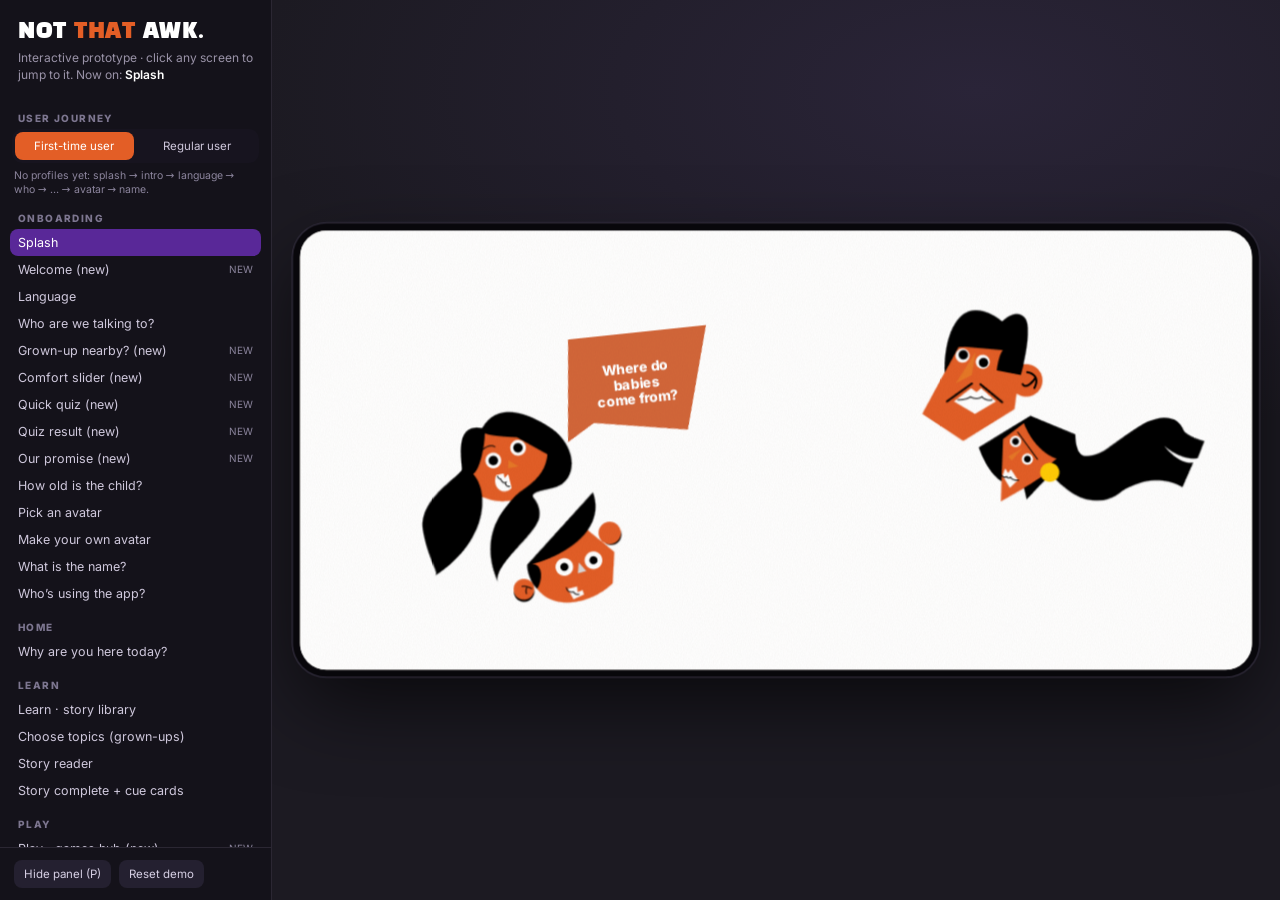
<file: index.html>
<!doctype html>
<html lang="en">
<head>
<meta charset="utf-8">
<meta name="viewport" content="width=device-width,initial-scale=1,viewport-fit=cover">
<title>Not That Awk — Prototype</title>
<meta name="description" content="Interactive prototype for Not That Awk: helping parents and kids talk about sex education without the awkward.">
<link rel="icon" href="assets/av_fox.png">
<link rel="stylesheet" href="css/app.css">
</head>
<body>
<div id="app">
  <aside id="side" aria-label="Screen index">
    <header>
      <b>NOT <i>THAT</i> AWK.</b>
      <p>Interactive prototype · click any screen to jump to it. Now on: <span id="curName" style="color:#fff;font-weight:600"></span></p>
    </header>
    <nav></nav>
    <footer><button id="sideHide">Hide panel (P)</button><button id="resetBtn">Reset demo</button></footer>
  </aside>
  <main id="viewport">
    <button id="sideToggle" aria-label="Show screen index">☰</button>
    <div id="rotHint" hidden><b>📱</b> Turn your phone sideways for the full screen</div>
    <div id="device">
      <div id="stage">
        <div id="screens"></div>
        <div id="modal"></div>
        <div id="wipe"><i></i><i></i><i></i></div>
      </div>
    </div>
  </main>
</div>
<script src="js/art.js"></script>
<script src="js/avatars.js"></script>
<script src="js/props.js"></script>
<script src="js/scenes.js"></script>
<script src="js/scenes2.js"></script>
<script src="js/scenes3.js"></script>
<script src="js/data.js"></script>
<script src="js/stories2.js"></script>
<script src="js/app.js"></script>
<script src="js/games.js"></script>
<script>NTA_boot();</script>
</body>
</html>
</file>
<file: css/app.css>
/* ============ Fonts (bundled locally so the prototype works offline) ============ */
@font-face{font-family:'Black Han Sans';font-weight:400;font-display:swap;src:url(../fonts/black-han-sans-latin-400-normal.woff2) format('woff2')}
@font-face{font-family:'Inter';font-weight:400;font-display:swap;src:url(../fonts/inter-latin-400-normal.woff2) format('woff2')}
@font-face{font-family:'Inter';font-weight:600;font-display:swap;src:url(../fonts/inter-latin-600-normal.woff2) format('woff2')}
@font-face{font-family:'Inter';font-weight:800;font-display:swap;src:url(../fonts/inter-latin-800-normal.woff2) format('woff2')}
@font-face{font-family:'Mukta';font-weight:700;font-display:swap;src:url(../fonts/mukta-devanagari-700-normal.woff2) format('woff2');unicode-range:U+0900-097F,U+200C-200D,U+20B9}
@font-face{font-family:'Mukta';font-weight:800;font-display:swap;src:url(../fonts/mukta-devanagari-800-normal.woff2) format('woff2');unicode-range:U+0900-097F,U+200C-200D,U+20B9}

/* ============ Tokens (sampled from the Figma file) ============ */
:root{
  --purple:#592898;      /* PROFILE headings */
  --logo:#653781;        /* logo + tile purple */
  --orange:#e35e26;
  --yellow:#ffcb05;
  --olive:#9ca32f;
  --olive-d:#59662e;
  --cream:#ffecba;
  --peach:#fcd3c3;
  --sky:#96c5d1;
  --maroon:#ac2929;
  --pink:#ff7664;
  --slate:#647c8d;
  --navy:#434f64;
  --ink:#0b0b0b;
  --paper:#fcfcfc;
  --mute:#a0a0a0;
  --lilac:#ca97c2;
  --display:'Black Han Sans','Mukta','Noto Sans Devanagari','Nirmala UI',Impact,sans-serif;
  --body:'Inter','Mukta','Noto Sans Devanagari','Nirmala UI',system-ui,-apple-system,'Segoe UI',Arial,sans-serif;
}
*{box-sizing:border-box;-webkit-tap-highlight-color:transparent}
html,body{margin:0;height:100%;background:#1c1a22;color:var(--ink);font-family:var(--body);overflow:hidden;-webkit-user-select:none;user-select:none}
button{font:inherit;color:inherit;border:0;background:none;padding:0;cursor:pointer}
input{font:inherit}
img{-webkit-user-drag:none;user-drag:none}
[hidden]{display:none!important}
:focus-visible{outline:3px solid var(--purple);outline-offset:3px;border-radius:4px}

/* ============ Presenter shell ============ */
#app{position:fixed;inset:0;display:flex}
#side{width:272px;flex:none;background:#14121a;color:#e9e4f2;display:flex;flex-direction:column;border-right:1px solid #2b2733;z-index:20}
#side header{padding:18px 18px 10px}
#side header b{font-family:var(--display);font-weight:400;font-size:22px;color:#fff;letter-spacing:.5px}
#side header b i{font-style:normal;color:var(--orange)}
#side header p{margin:4px 0 0;font-size:12px;color:#9a93a8;line-height:1.4}
#side nav{flex:1;overflow:auto;padding:4px 10px 12px;scrollbar-width:thin;scrollbar-color:#3a3547 transparent}
#side h6{margin:14px 8px 5px;font-size:10px;letter-spacing:1.4px;text-transform:uppercase;color:#7d7690;font-weight:800}
#side nav button{display:flex;gap:8px;align-items:center;width:100%;text-align:left;padding:6px 8px;border-radius:8px;font-size:12.5px;color:#cfc8dc}
#side nav button:hover{background:#221f2b}
#side nav button.on{background:var(--purple);color:#fff}
#side nav button em{font-style:normal;font-size:10px;color:#8b849c;margin-left:auto}
#side nav button.on em{color:#d9c9f3}
#side footer{padding:12px 14px;border-top:1px solid #2b2733;display:flex;gap:8px;flex-wrap:wrap}
#side footer button{font-size:11.5px;padding:7px 10px;border-radius:8px;background:#242030;color:#d6cfe4}
#side footer button:hover{background:#2e2940}
#viewport{flex:1;position:relative;overflow:hidden;display:grid;place-items:center;
  background:radial-gradient(1200px 600px at 70% 10%,#2a2438 0,#1c1a22 60%)}
#sideToggle{position:absolute;left:10px;top:10px;z-index:30;width:36px;height:36px;border-radius:10px;background:#14121aee;color:#fff;display:none;place-items:center;font-size:18px}
.noside #side{display:none}
.noside #sideToggle{display:grid}

/* ============ Device + stage (932 x 430 landscape, like the Figma frames) ============ */
#device{position:absolute;left:50%;top:50%;width:932px;height:430px;margin:-215px 0 0 -466px;transform-origin:50% 50%}
#screens{position:absolute;inset:0;z-index:1}
#stage{position:absolute;inset:0;background:var(--paper);overflow:hidden;border-radius:26px;box-shadow:0 0 0 7px #08070b,0 0 0 8px #3a3547,0 30px 80px #000a}
#stage::after{content:"";position:absolute;inset:0;pointer-events:none;z-index:60;opacity:.55;mix-blend-mode:multiply;
  background-image:url("data:image/svg+xml;utf8,<svg xmlns='http://www.w3.org/2000/svg' width='220' height='220'><filter id='n'><feTurbulence type='fractalNoise' baseFrequency='.8' numOctaves='3' seed='4'/><feColorMatrix values='0 0 0 0 .55  0 0 0 0 .5  0 0 0 0 .45  0 0 0 .22 0'/></filter><rect width='100%' height='100%' filter='url(%23n)'/></svg>")}
.screen{position:absolute;inset:0;z-index:1;overflow:hidden}
.screen.enter>*{animation:rise .5s cubic-bezier(.2,.9,.25,1.2) both}
.screen.enter>*:nth-child(2){animation-delay:.04s}.screen.enter>*:nth-child(3){animation-delay:.08s}
.screen.enter>*:nth-child(4){animation-delay:.12s}.screen.enter>*:nth-child(5){animation-delay:.16s}
@keyframes rise{from{opacity:0;transform:translateY(14px) scale(.98)}to{opacity:1;transform:none}}
.bg-peach{background:var(--peach)}.bg-cream{background:var(--cream)}.bg-olive{background:var(--olive)}.bg-yellow{background:var(--yellow)}
.bg-purple{background:var(--logo)}.bg-orange{background:var(--orange)}.bg-sky{background:var(--sky)}.bg-navy{background:var(--navy)}
.abs{position:absolute}

/* shape wipe transition */
#wipe{position:absolute;inset:0;z-index:90;pointer-events:none;overflow:hidden}
#wipe i{position:absolute;top:-10%;bottom:-10%;width:46%;left:-60%;transform:skewX(-14deg)}
#wipe i:nth-child(1){background:var(--orange)}#wipe i:nth-child(2){background:var(--logo);width:52%}#wipe i:nth-child(3){background:var(--yellow);width:40%}
#wipe.in i{animation:wIn .34s cubic-bezier(.7,0,.3,1) forwards}
#wipe.in i:nth-child(2){animation-delay:.05s}#wipe.in i:nth-child(3){animation-delay:.1s}
#wipe.out i{animation:wOut .38s cubic-bezier(.7,0,.3,1) forwards}
#wipe.out i:nth-child(2){animation-delay:.04s}#wipe.out i:nth-child(3){animation-delay:.08s}
@keyframes wIn{from{left:-60%}to{left:30%}}
@keyframes wOut{from{left:30%}to{left:130%}}

/* ============ Type ============ */
.eyebrow{position:absolute;left:0;right:0;top:22px;text-align:center;pointer-events:none}
.eyebrow h2{margin:0;font:400 34px/1 var(--display);color:var(--purple);letter-spacing:.3px}
.eyebrow h3{margin:6px 0 0;font:400 24px/1.1 var(--display);color:var(--ink)}
.eyebrow h3 b{color:var(--orange);font-weight:400}
.eyebrow p{margin:5px 0 0;font:400 12px/1.2 var(--body);color:#8d8d8d}
.eyebrow.sm h2{font-size:28px}.eyebrow.sm h3{font-size:20px}
.disp{font-family:var(--display);font-weight:400}
.hindi .eyebrow h2,.hindi .eyebrow h3{font-weight:800}

/* top bar icons */
.ib{position:absolute;display:grid;place-items:center;z-index:5;transition:transform .15s}
.ib:hover{transform:scale(1.12) rotate(-4deg)}.ib:active{transform:scale(.92)}
.ib.gear{left:22px;top:20px;width:48px;height:48px}.ib.gear svg{width:44px;height:44px}
.ib.tr{right:24px;top:22px;width:44px;height:44px}
.ib.tr.close{right:26px;top:24px}.ib.tr svg{width:100%;height:100%}
.ib.back{left:22px;top:22px;width:54px;height:44px}
.ib.snd{right:24px;top:22px;width:54px;height:54px}
.chip{position:absolute;left:78px;top:8px;display:flex;align-items:center;gap:6px;z-index:5;text-align:left}
.chip img{height:62px;width:auto;display:block}
.chip b{font:400 34px/1 var(--display);color:var(--purple);letter-spacing:.5px}
.chip.sm img{height:44px}.chip.sm b{font-size:26px}

/* footer text buttons */
.foot{position:absolute;left:0;right:0;bottom:16px;display:flex;justify-content:center;gap:42px;z-index:6}
.foot button{font:400 21px/1 var(--display);letter-spacing:.5px;color:var(--purple);transition:transform .15s,opacity .2s}
.foot button.lt{color:var(--lilac)}
.foot button.dis{color:#a0a0a0;pointer-events:none}
.foot button:hover{transform:translateY(-2px) scale(1.05)}
.foot button.pulse:not(.dis){animation:pulseT 1.4s ease-in-out infinite}
@keyframes pulseT{50%{transform:scale(1.1)}}

/* pill / solid buttons */
.btn{display:inline-flex;align-items:center;justify-content:center;gap:8px;padding:12px 22px;border-radius:6px;font:400 18px/1 var(--display);color:#fff;background:var(--purple);letter-spacing:.4px;box-shadow:0 5px 0 #2f0f57;transition:transform .12s,box-shadow .12s}
.btn:hover{transform:translateY(-1px)}.btn:active{transform:translateY(4px);box-shadow:0 1px 0 #2f0f57}
.btn.or{background:var(--orange);box-shadow:0 5px 0 #9a3d12}.btn.or:active{box-shadow:0 1px 0 #9a3d12}
.btn.ol{background:var(--olive);box-shadow:0 5px 0 #5f6618}.btn.ol:active{box-shadow:0 1px 0 #5f6618}
.btn.ye{background:var(--yellow);color:var(--ink);box-shadow:0 5px 0 #b38d00}.btn.ye:active{box-shadow:0 1px 0 #b38d00}
.btn.ink{background:#2a2a2a;box-shadow:0 5px 0 #000}
.btn.ghost{background:#fff;color:var(--ink);box-shadow:0 0 0 2px var(--ink),0 5px 0 2px var(--ink)}
.btn.sm{padding:9px 14px;font-size:14px}
.btn[disabled],.btn.dis{opacity:.45;pointer-events:none}

/* hand-cut banner (orange parallelogram w/ white copy) */
.banner{position:absolute;background:var(--orange);color:#fff;font:800 16px/1.35 var(--body);text-align:center;display:grid;place-items:center;padding:14px 26px;z-index:3;filter:drop-shadow(0 6px 0 rgba(0,0,0,.08))}
.banner.b1{clip-path:polygon(7% 0,100% 0,100% 82%,0 100%)}
.banner.b2{clip-path:polygon(0 0,100% 12%,92% 100%,8% 86%)}
.banner.b3{clip-path:polygon(4% 0,96% 8%,100% 100%,0 88%)}
.banner.b4{clip-path:polygon(0 8%,100% 0,100% 100%,0 100%)}
.banner.b5{clip-path:polygon(0 0,100% 0,96% 100%,6% 92%)}

/* ============ Splash ============ */
.splash{background:var(--paper);cursor:pointer}
.splash .logo{left:372px;top:46px;width:190px;transform-origin:50% 60%;animation:logoPop 1s .2s cubic-bezier(.2,1.6,.4,1) both}
.splash .fl{left:70px;top:142px;width:215px;animation:flyL 1s .5s cubic-bezier(.2,1,.3,1.15) both}
.splash .fr{right:2px;top:134px;width:287px;animation:flyR 1s .6s cubic-bezier(.2,1,.3,1.15) both}
.splash .face{transition:transform .25s}
.splash .face:hover{animation:giggle .5s}
@keyframes flyL{from{transform:translate(-220px,40px) rotate(-30deg);opacity:0}}
@keyframes flyR{from{transform:translate(260px,-40px) rotate(30deg);opacity:0}}
@keyframes logoPop{from{transform:scale(.2) rotate(-20deg);opacity:0}}
@keyframes giggle{20%{transform:rotate(-6deg) scale(1.04)}50%{transform:rotate(5deg) scale(1.06)}80%{transform:rotate(-3deg)}}
.splash .tag{left:0;right:0;top:262px;text-align:center;font:400 30px/1 var(--display);color:var(--purple);animation:rise .8s 1.2s both;letter-spacing:.5px}
.splash .tag span{color:var(--orange)}
.splash .sub{left:0;right:0;top:304px;text-align:center;font:600 13px/1.3 var(--body);color:#767676;animation:rise .8s 1.4s both}
.splash .go{left:50%;bottom:22px;margin-left:-28px;width:56px;animation:nudge 1.2s 1.8s ease-in-out infinite}
@keyframes nudge{50%{transform:translateX(12px)}}
.confetti{position:absolute;inset:0;pointer-events:none;z-index:80;overflow:hidden}
.confetti i{position:absolute;top:-20px;width:12px;height:16px;animation:fall 1.8s cubic-bezier(.3,.6,.5,1) forwards}
@keyframes fall{to{transform:translate(var(--dx),480px) rotate(var(--r));opacity:.9}}

/* ============ Intro ============ */
.intro .art{position:absolute;bottom:44px;transition:all .6s cubic-bezier(.2,.9,.3,1.2)}
.intro .copy{position:absolute;left:60px;top:110px;width:400px}
.intro .copy h2{font:400 44px/1.02 var(--display);color:var(--purple);margin:0 0 14px}
.intro .copy h2 em{font-style:normal;color:var(--orange)}
.intro .copy p{font:600 17px/1.45 var(--body);color:#333;margin:0;max-width:370px}
.dots{display:flex;gap:7px;position:absolute;left:0;right:0;bottom:62px;justify-content:center;z-index:5}
.dots i{width:12px;height:9px;border-radius:50%;background:#fff;box-shadow:0 0 0 1.5px rgba(0,0,0,.08);transition:.3s}
.dots i.on{background:var(--orange);width:22px;border-radius:6px}
.dots.dk i{background:#e6e0ee}.dots.dk i.on{background:var(--purple)}

/* ============ Language ============ */
.langs{position:absolute;left:96px;right:96px;top:116px;display:grid;grid-template-columns:repeat(5,1fr);gap:20px 22px}
.lang{height:92px;background:#fff;border:1px solid #bdbdbd;font:400 26px/1 var(--display);color:var(--ink);display:grid;place-items:center;position:relative;transition:transform .15s,box-shadow .15s;font-weight:400}
.lang small{position:absolute;bottom:7px;left:0;right:0;text-align:center;font:600 10px var(--body);color:#9a9a9a;letter-spacing:.3px}
.lang:hover{transform:translateY(-3px) rotate(-1deg);box-shadow:0 8px 0 var(--cream)}
.lang.on{background:var(--cream);border:2px solid var(--ink);box-shadow:6px 6px 0 var(--orange)}
.lang.on::after{content:"";position:absolute;right:-12px;top:-12px;width:30px;height:30px;border-radius:50%;background:var(--olive-d) url("data:image/svg+xml;utf8,<svg xmlns='http://www.w3.org/2000/svg' viewBox='0 0 24 24'><path d='M5 13l4 4L19 7' fill='none' stroke='white' stroke-width='3.4' stroke-linecap='round' stroke-linejoin='round'/></svg>") center/20px no-repeat}

/* ============ Who ============ */
.who3{position:absolute;left:0;right:0;top:104px;display:flex;justify-content:center;gap:56px}
.who{width:158px;text-align:center;position:relative;transition:transform .2s}
.who .box{width:157px;height:157px;border:.5px solid #8e8e8e;position:relative;margin:0 auto;transition:.2s;background:rgba(255,255,255,.4)}
.who .box img{position:absolute;max-width:none}
.who h4{margin:12px 0 4px;font:400 24px/1 var(--display)}
.who p{margin:0;font:400 11.5px/1.25 Arial,var(--body);color:#a0a0a0}
.who:hover{transform:translateY(-4px)}
.who.on .box{border:2.5px solid var(--ink);background:var(--cream);box-shadow:7px 7px 0 var(--orange)}
.who.on h4{color:var(--purple)}
.who:hover img{animation:giggle .6s}

/* ============ Why (hub) ============ */
.tiles{position:absolute;left:0;right:0;top:104px;display:flex;justify-content:center;gap:56px}
.tile{width:157px;text-align:center;position:relative;transition:transform .2s}
.tile .face{height:157px;position:relative;display:grid;align-items:end;justify-content:center;color:#fff;transition:.2s}
.tile .face h4{margin:0 0 14px;font:400 24px/1 var(--display);letter-spacing:.5px}
.tile .face img{position:absolute;max-width:none;transition:transform .35s cubic-bezier(.2,1.6,.4,1)}
.tile:hover{transform:translateY(-5px) rotate(-1.2deg)}
.tile:hover .face img{transform:scale(1.07) rotate(3deg)}
.tile.on .face{box-shadow:0 0 0 3px var(--ink),8px 8px 0 3px var(--ink)}
.tile p{margin:12px 0 0;font:400 11.5px/1.3 Arial,var(--body);color:#9b9b9b;padding:0 6px}
.tile.t-play .face{background:var(--orange)}.tile.t-learn .face{background:var(--logo)}.tile.t-meet .face{background:var(--yellow)}
.tile.t-meet .face h4{color:#fff}
.tile.t-game .face{background:var(--olive)}
.who-line{position:absolute;left:0;right:0;bottom:48px;text-align:center;font:600 12px var(--body);color:#8a8a8a}
.statpills{position:absolute;right:20px;bottom:18px;display:flex;gap:8px;z-index:6}
.stat{display:flex;align-items:center;gap:5px;padding:5px 10px;border-radius:99px;background:#fff;box-shadow:0 0 0 1.5px var(--ink);font:800 12px var(--body)}
.stat svg{width:15px;height:15px}

/* ============ Age carousel ============ */
.car{position:absolute;left:0;right:0;top:112px;height:250px}
.car .it{position:absolute;left:50%;top:0;width:334px;margin-left:-167px;transition:transform .5s cubic-bezier(.25,1,.3,1),opacity .4s,filter .4s;cursor:pointer}
.car .it.sd{opacity:.9}
.car .nv{position:absolute;top:92px;width:38px;height:38px;border-radius:50%;background:#fff;box-shadow:0 0 0 1px var(--ink);display:grid;place-items:center;z-index:5;transition:transform .15s}
.car .nv:hover{transform:scale(1.15)}
.car .nv.l{left:222px}.car .nv.r{right:222px}
.car .nv svg{width:18px;height:18px}
.agec{position:relative;width:334px;height:234px}
.agec>img{position:absolute;left:0;top:0;width:334px}
.agec.a79 .cardbox{position:absolute;left:0;top:5px;width:334px;height:185px;background:#fff;border:1px solid #111;overflow:hidden}
.agec.a79 .cardbox b{position:absolute;top:8px;left:0;right:0;text-align:center;font:400 14px var(--display);color:var(--orange);letter-spacing:.3px}
.agec.a79 .cardbox .gr{position:absolute;left:0;right:0;bottom:0;height:20px;background:var(--orange);opacity:.9}
.agec.a79>img{left:57px;top:8px;width:220px;z-index:2;max-width:none}
.agec .ring{position:absolute;left:-4px;top:1px;width:342px;height:194px;border:2.5px solid var(--ink);pointer-events:none;opacity:0;transition:.3s}
.it.cur .agec .ring{opacity:1}
.it:not(.cur) .agec{filter:saturate(.85)}

/* ============ Avatars ============ */
.avgrid{position:absolute;left:50%;top:150px;width:700px;margin-left:-350px;display:grid;grid-template-columns:repeat(6,1fr);gap:14px 8px;align-items:end}
.av{height:96px;display:grid;place-items:end center;position:relative;transition:transform .2s cubic-bezier(.2,1.6,.4,1)}
.av img{max-height:92px;max-width:98px;display:block;transition:.2s}
.av:hover{transform:translateY(-6px) rotate(-3deg)}
.av.on{transform:translateY(-8px) scale(1.18)}
.av.on::after{content:"";position:absolute;right:2px;top:-4px;width:26px;height:26px;border-radius:50%;background:var(--olive-d) url("data:image/svg+xml;utf8,<svg xmlns='http://www.w3.org/2000/svg' viewBox='0 0 24 24'><path d='M5 13l4 4L19 7' fill='none' stroke='white' stroke-width='3.4' stroke-linecap='round' stroke-linejoin='round'/></svg>") center/17px no-repeat;box-shadow:0 0 0 2px #fff}
.av.on img{filter:drop-shadow(5px 5px 0 var(--yellow))}
.agetag{margin-top:8px;font:400 15px/1 var(--display);color:var(--olive);letter-spacing:1px}

/* ============ Name ============ */
.namebox{position:absolute;left:50%;top:128px;width:560px;margin-left:-280px}
.namebox input{width:100%;height:46px;border:1px solid #8e8e8e;background:#fff;text-align:center;font:400 26px var(--display);color:var(--ink);outline:none;transition:.2s}
.namebox input:focus{border-color:var(--purple);box-shadow:6px 6px 0 var(--yellow)}
.namebox .cnt{text-align:right;font:600 11px var(--body);color:var(--lilac);margin-top:5px}
.namebox .hint{text-align:center;font:600 12.5px/1.4 var(--body);color:#7d7d7d;margin-top:10px}
.sugg{display:flex;gap:8px;justify-content:center;margin-top:16px;flex-wrap:wrap}
.sugg button{padding:8px 14px;border-radius:99px;background:var(--cream);font:400 14px var(--display);box-shadow:0 0 0 1.5px var(--ink);transition:.15s}
.sugg button:hover{transform:translateY(-2px) rotate(-2deg);background:var(--yellow)}
.dice-btn{margin:16px auto 0;display:flex}

/* ============ Who's using ============ */
.users{position:absolute;left:50%;top:118px;width:550px;margin-left:-275px;display:grid;grid-template-columns:repeat(5,1fr);gap:8px 18px}
.u{position:relative;text-align:center}
.u .sq{width:94px;height:80px;border:1px solid #c4c4c4;background:#fff;display:grid;place-items:end center;position:relative;transition:.2s}
.u .sq img{max-height:76px;max-width:96px}
.u .nm{height:26px;margin-top:6px;width:94px;background:var(--cream);color:var(--cream);font:700 13px/26px Mukta,var(--body);letter-spacing:.2px}
.u.f .nm{color:#fff}
.u.f:nth-child(1) .nm{background:var(--orange)}.u.f:nth-child(2) .nm{background:var(--olive)}.u.f:nth-child(3) .nm{background:var(--logo)}
.u.f:nth-child(4) .nm{background:var(--navy)}.u.f:nth-child(5) .nm{background:var(--maroon)}
.u.f .sq:hover{transform:translateY(-4px) rotate(-2deg);box-shadow:5px 5px 0 var(--yellow)}
.u.f.on .sq{box-shadow:0 0 0 3px var(--ink),6px 6px 0 3px var(--orange)}
.u .x{position:absolute;right:-6px;top:-8px;width:22px;height:22px;background:#fff;border:1.5px solid #000;display:grid;place-items:center;z-index:2}
.u .x svg{width:14px;height:14px}
.u.add .sq{cursor:pointer}.u.add .sq span{font:400 68px/1 var(--display);color:var(--orange);align-self:center}
.u.add:hover .sq{background:var(--cream)}

/* ============ Topic manager (v3) ============ */
.tm-cards{position:absolute;left:26px;top:128px;display:flex;gap:26px}
.tc{width:198px;height:200px;position:relative;color:#fff;text-align:left;padding:18px 16px;transition:transform .25s cubic-bezier(.2,1.5,.4,1),filter .3s;transform:rotate(var(--rot,0deg));box-shadow:0 8px 0 rgba(0,0,0,.08)}
.tc:hover{transform:rotate(0) translateY(-5px) scale(1.03);z-index:3}
.tc h5{margin:0;font:400 21px/1.08 var(--display);letter-spacing:.2px;text-shadow:0 2px 0 rgba(0,0,0,.12);max-width:150px}
.tc .wm{position:absolute;right:6px;bottom:6px;width:90px;opacity:.22;mix-blend-mode:multiply;filter:grayscale(.3)}
.tc .pv{position:absolute;left:14px;bottom:14px;border:1px solid #fff;color:#fff;padding:6px 10px;font:600 11px var(--body);display:flex;gap:6px;align-items:center;background:rgba(255,255,255,.08)}
.tc .pv:hover{background:#fff;color:var(--ink)}
.tc .ck{position:absolute;right:-12px;top:-14px;width:38px;height:38px;border-radius:50%;background:var(--olive-d);display:grid;place-items:center;box-shadow:0 0 0 3px #fff;transition:.2s}
.tc .ck svg{width:22px}
.tc.z-identity{background:var(--olive)}.tc.z-emotions{background:var(--orange)}.tc.z-friendship{background:var(--logo)}.tc.z-body{background:var(--yellow);color:var(--ink)}.tc.z-boundaries{background:var(--navy)}
.tc.z-body h5{text-shadow:none}.tc.z-body .pv{border-color:var(--ink);color:var(--ink)}
.tc.off{background:#9a9a9a!important;filter:saturate(0)}
.tc.off .ck{background:#fff;box-shadow:0 0 0 2px #888}.tc.off .ck svg{display:none}
.tc .lk{position:absolute;right:34px;top:10px;font:800 10px var(--body);background:rgba(0,0,0,.28);padding:3px 7px;border-radius:99px}
.zones{position:absolute;right:26px;top:128px;width:176px;display:flex;flex-direction:column;gap:4px}
.zones button{display:flex;gap:10px;align-items:center;text-align:left;font:600 13.5px var(--body);color:#707070;padding:8px 12px;transition:.2s}
.zones button svg{width:18px;height:18px;flex:none}
.zones button:hover{color:var(--purple);transform:translateX(-3px)}
.zones button.on{background:var(--purple);color:#fff;box-shadow:0 4px 0 #2f0f57}
.zones .all{font:600 14px var(--body);color:var(--purple);padding-left:12px;margin-bottom:6px;text-decoration:none}
.zones .all.on{background:none;color:var(--orange);box-shadow:none}
.tm-pager{position:absolute;left:26px;top:344px;display:flex;gap:8px;align-items:center;font:600 11px var(--body);color:#888}

/* modal */
#modal{position:absolute;inset:0;z-index:70;display:none;background:rgba(0,0,0,.55);animation:fade .2s}
#modal.on{display:block}
@keyframes fade{from{opacity:0}}
.sheet{position:absolute;background:#fff;box-shadow:0 20px 60px #0008;animation:pop .35s cubic-bezier(.2,1.5,.4,1) both}
@keyframes pop{from{transform:scale(.88) translateY(20px);opacity:0}}
.sheet .x{position:absolute;left:18px;top:14px;width:50px;height:50px;z-index:3}
.pv-l{position:absolute;left:20px;top:84px;width:330px}
.pv-l h4{margin:0 0 10px;font:400 26px/1.08 var(--display)}
.pv-l p{margin:0 0 14px;font:400 11px/1.45 Arial,var(--body);color:#9b9b9b}
.tags{display:flex;gap:8px;margin-bottom:14px}
.tags span{border:1px solid #444;padding:5px 11px;font:600 11.5px var(--body);text-transform:uppercase;display:flex;gap:5px;align-items:center;letter-spacing:.3px}
.tags svg{width:13px;height:13px}
.pv-l .big{width:100%;height:60px;font:600 17px var(--body);color:#fff;background:#2a2a2a;display:flex;gap:10px;align-items:center;justify-content:center;box-shadow:0 8px 14px rgba(0,0,0,.25);transition:.15s}
.pv-l .big.en{background:var(--olive)}
.pv-l .big:hover{transform:translateY(-2px)}
.pv-l .note{margin-top:12px;text-align:center;font:400 12px var(--body);color:#777}
.pv-r{position:absolute;left:380px;top:28px;width:474px;height:316px;border:1px solid #000;background:#fff;overflow:hidden}
.pv-r>b{position:absolute;left:12px;top:10px;font:800 12px var(--body);color:#aaa;letter-spacing:.8px;display:flex;gap:6px;align-items:center;z-index:2}
.pv-r .ms{position:absolute;inset:34px 0 0 0;background:#f3eee6;overflow:hidden;display:grid;place-items:center}
.pv-r .mini{width:932px;height:430px;transform:scale(.5);transform-origin:50% 50%;position:relative;flex:none;margin:-107px -229px}
.pv-r .chev{position:absolute;right:20px;bottom:10px;width:34px;height:24px;z-index:3;transition:.15s}
.pv-r .chev:hover{transform:translateY(3px)}

/* ============ Learn carousel ============ */
.lcar{position:absolute;left:0;right:0;top:158px;height:240px}
.lc{position:absolute;left:50%;top:0;width:328px;height:184px;margin-left:-164px;transition:transform .5s cubic-bezier(.25,1,.3,1),opacity .4s;cursor:pointer}
.lc .thw{position:absolute;inset:0;border:1.5px solid var(--ink);overflow:hidden;background:var(--peach)}
.lc .th{position:absolute;inset:0;display:grid;place-items:center}
.lc .th img{max-height:100%;max-width:none;transition:transform .5s}
.lc.cur:hover .th img{transform:scale(1.06) rotate(1deg)}
.lcq{position:absolute;left:50%;top:-34px;width:420px;margin-left:-210px;text-align:center;font:800 14px/1.25 var(--body);opacity:0;transition:.3s}
.lc .q{position:absolute;left:0;right:0;top:-44px}
.lc-cap{position:absolute;left:-30px;right:-30px;text-align:center;font:800 14px/1.2 var(--body);top:-36px;height:32px;display:flex;align-items:flex-end;justify-content:center;transition:.3s}
.lc.cur .lc-cap{color:#000}.lc:not(.cur) .lc-cap{color:#555;font-size:13px}
.lc .lk2{position:absolute;inset:0;display:grid;place-items:center;background:rgba(40,30,60,.62);color:#fff;font:400 17px var(--display);text-align:center;z-index:2;padding:0 40px}
.lcar .nv{position:absolute;top:70px;width:38px;height:38px;border-radius:50%;background:#fff;box-shadow:0 0 0 1px var(--ink);display:grid;place-items:center;z-index:6;transition:transform .15s}
.lcar .nv:hover{transform:scale(1.15)}.lcar .nv.l{left:220px}.lcar .nv.r{right:220px}
.lcar .nv svg{width:18px}
.learn-actions{position:absolute;left:0;right:0;bottom:16px;display:flex;justify-content:center;gap:16px;z-index:6}
.pills{position:absolute;left:0;right:0;top:82px;display:flex;gap:8px;justify-content:center;z-index:4}
.pills button{padding:6px 12px;border-radius:99px;font:700 11.5px var(--body);background:#fff;box-shadow:0 0 0 1.5px #cfc8dc;color:#555;transition:.2s}
.pills button:hover{box-shadow:0 0 0 1.5px var(--purple);color:var(--purple)}
.pills button.on{background:var(--purple);color:#fff;box-shadow:0 3px 0 #2f0f57}

/* ============ Story reader ============ */
.story{background:var(--peach)}
.story .stg{position:absolute;inset:0;overflow:hidden}
.sl{position:absolute;inset:0;transition:transform .55s cubic-bezier(.25,1,.3,1),opacity .4s}
.sl .art{position:absolute;bottom:26px;z-index:2;transform-origin:50% 100%}
.sl.act .art{animation:artIn .8s cubic-bezier(.2,1.3,.4,1) both}
.sl.act .art.sway{animation:artIn .8s cubic-bezier(.2,1.3,.4,1) both,sway 4.5s 1s ease-in-out infinite}
@keyframes artIn{from{transform:translateY(40px) scale(.94);opacity:0}}
@keyframes sway{50%{transform:rotate(1.4deg) translateY(-3px)}}
.sl .banner{animation:none}
.sl.act .banner{animation:bnIn .6s .15s cubic-bezier(.2,1.4,.4,1) both}
@keyframes bnIn{from{transform:translateX(-60px) skewX(-10deg);opacity:0}}
.sl .banner.right{animation-name:bnInR}
@keyframes bnInR{from{transform:translateX(60px) skewX(10deg);opacity:0}}
.story .ib.snd.on svg path.w{animation:wave .8s infinite alternate}
@keyframes wave{to{opacity:.2}}
.s-next{position:absolute;right:20px;top:50%;margin-top:-22px;width:44px;height:44px;border-radius:50%;background:#fff;box-shadow:0 0 0 2px var(--ink);display:grid;place-items:center;z-index:8;animation:nudgeR 1.4s infinite}
.s-next svg{width:20px}
.s-prev{position:absolute;left:20px;top:50%;margin-top:-22px;width:44px;height:44px;border-radius:50%;background:#fff;box-shadow:0 0 0 2px var(--ink);display:grid;place-items:center;z-index:8}
.s-prev svg{width:20px}
@keyframes nudgeR{50%{transform:translateX(7px)}}
.hint-tap{position:absolute;left:0;right:0;bottom:46px;text-align:center;font:800 11.5px var(--body);color:var(--orange);letter-spacing:.5px;z-index:4}

/* interactive widgets within stories */
.swatches{position:absolute;display:flex;flex-wrap:wrap;gap:10px;width:260px;z-index:4}
.sw{width:46px;height:46px;transform:rotate(var(--r,0deg));box-shadow:0 5px 0 rgba(0,0,0,.18);transition:.2s cubic-bezier(.2,1.6,.4,1)}
.sw:hover{transform:rotate(0) scale(1.14)}.sw.used{opacity:.35;transform:scale(.8)}
.fl-svg{position:absolute}
.fl-svg .pt{transition:fill .35s,transform .45s cubic-bezier(.2,1.8,.4,1);transform-box:fill-box;transform-origin:50% 100%}
.fl-svg .pt.empty{fill:#fff6;stroke:#fff;stroke-dasharray:6 5;stroke-width:2.5}
.fl-svg .pt.pop{transform:scale(1.18) rotate(4deg)}
.choice{position:absolute;display:flex;flex-direction:column;gap:12px;z-index:4;width:290px}
.choice button{padding:14px 18px;background:#fff;font:700 15px var(--body);text-align:left;box-shadow:0 0 0 2px var(--ink),5px 5px 0 var(--ink);transition:.15s}
.choice button:hover{transform:translate(-2px,-2px);box-shadow:0 0 0 2px var(--ink),7px 7px 0 var(--orange)}
.choice button.ok{background:var(--olive);color:#fff;box-shadow:0 0 0 2px var(--ink),5px 5px 0 var(--olive-d)}
.choice button.no{background:#e8e8e8;color:#777;box-shadow:0 0 0 2px #aaa}
.fb{position:absolute;z-index:4;width:300px;background:#fff;padding:14px 16px;font:600 13.5px/1.45 var(--body);box-shadow:0 0 0 2px var(--ink),6px 6px 0 var(--yellow);animation:pop .4s both}

/* story complete / cue cards */
.done .stars{position:absolute;left:0;right:0;top:82px;display:flex;justify-content:center;gap:12px}
.done .stars svg{width:62px;height:62px;animation:starIn .7s cubic-bezier(.2,1.8,.4,1) both}
.done .stars svg:nth-child(2){animation-delay:.18s;width:76px;height:76px;margin-top:-10px}.done .stars svg:nth-child(3){animation-delay:.36s}
@keyframes starIn{from{transform:scale(0) rotate(-120deg)}}
.cue{position:absolute;width:230px;min-height:150px;padding:16px 16px 14px;color:#fff;font:700 14px/1.4 var(--body);transform:rotate(var(--r,-2deg));box-shadow:0 8px 0 rgba(0,0,0,.12);transition:transform .3s cubic-bezier(.2,1.5,.4,1)}
.cue small{display:block;font:400 11px var(--display);letter-spacing:1px;opacity:.8;margin-bottom:8px;text-transform:uppercase}
.cue:hover{transform:rotate(0) translateY(-6px)}
.cue.c-or{background:var(--orange)}.cue.c-pu{background:var(--logo)}.cue.c-ol{background:var(--olive)}.cue.c-ye{background:var(--yellow);color:var(--ink)}

/* ============ Play ============ */
.ph-grid{position:absolute;left:0;right:0;top:104px;display:flex;justify-content:center;gap:22px}
.pg{width:136px;height:218px;position:relative;color:#fff;padding:14px 12px;text-align:left;transition:transform .25s cubic-bezier(.2,1.5,.4,1);box-shadow:0 8px 0 rgba(0,0,0,.1);transform:rotate(var(--r,0deg))}
.pg:hover{transform:rotate(0) translateY(-8px) scale(1.04)}
.pg h5{margin:0;font:400 18.5px/1.05 var(--display)}
.pg p{margin:6px 0 0;font:600 10.5px/1.3 var(--body);opacity:.92}
.pg .ic{position:absolute;left:0;right:0;bottom:8px;display:grid;place-items:center}.pg .ic svg{width:74px;height:auto}
.pg .tg{position:absolute;right:8px;top:8px;font:800 9px var(--body);background:rgba(0,0,0,.25);padding:3px 7px;border-radius:99px;letter-spacing:.5px}
.pg.ye{color:var(--ink)}.pg.ye .tg{background:rgba(0,0,0,.12)}
.ph-bar{position:absolute;left:30px;right:30px;bottom:56px;display:flex;gap:14px;justify-content:center}
.ph-bar button{display:flex;align-items:center;gap:10px;padding:9px 16px;background:#fff;box-shadow:0 0 0 2px var(--ink),4px 4px 0 var(--ink);font:700 13px var(--body);transition:.15s}
.ph-bar button:hover{transform:translate(-2px,-2px);box-shadow:0 0 0 2px var(--ink),6px 6px 0 var(--orange)}
.ph-bar svg{width:20px;height:20px}

/* dice game */
.dice-wrap{position:absolute;left:70px;top:112px;width:260px;height:260px;perspective:900px;display:grid;place-items:center}
.cube{width:130px;height:130px;position:relative;transform-style:preserve-3d;transition:transform 1.4s cubic-bezier(.15,.8,.2,1)}
.cube .f{position:absolute;inset:0;border:2px solid #4c5420;display:grid;place-items:center;color:#fff;backface-visibility:visible;font:400 15px var(--display);text-align:center;background:var(--olive);overflow:hidden}
.cube .f::before{content:"";position:absolute;inset:0;background:conic-gradient(from 20deg at 30% 30%,transparent 0 20%,#ffffff18 20% 40%,transparent 40% 70%,#0001 70%)}
.cube .f i{position:absolute;background:var(--yellow);clip-path:polygon(10% 40%,60% 0,100% 50%,50% 100%);opacity:.95}
.cube .f span{position:relative;z-index:2;text-shadow:0 2px 0 #0004;padding:0 6px}
.cube .f.f1{transform:rotateY(0) translateZ(65px)}.cube .f.f2{transform:rotateY(90deg) translateZ(65px)}
.cube .f.f3{transform:rotateY(180deg) translateZ(65px)}.cube .f.f4{transform:rotateY(-90deg) translateZ(65px)}
.cube .f.f5{transform:rotateX(90deg) translateZ(65px)}.cube .f.f6{transform:rotateX(-90deg) translateZ(65px)}
.shadow{position:absolute;left:100px;top:344px;width:130px;height:16px;background:radial-gradient(#0004,transparent 70%);border-radius:50%}
.card-area{position:absolute;left:360px;top:108px;width:520px;height:270px;perspective:1000px}
.flip{position:absolute;inset:0;transform-style:preserve-3d;transition:transform .8s cubic-bezier(.2,1.2,.3,1)}
.flip.on{transform:rotateY(180deg)}
.flip>div{position:absolute;inset:0;backface-visibility:hidden;padding:26px 30px}
.flip .bk{background:var(--orange);display:grid;place-items:center;color:#fff;text-align:center;box-shadow:0 10px 0 #9a3d12}
.flip .bk b{display:block;font:400 54px/1 var(--display)}
.flip .bk span{font:700 14px var(--body);opacity:.9}
.flip .fr{transform:rotateY(180deg);background:#fff;box-shadow:0 0 0 3px var(--ink),10px 10px 0 3px var(--yellow);display:flex;flex-direction:column}
.flip .fr small{font:400 13px var(--display);letter-spacing:1.4px;color:var(--olive)}
.flip .fr p{margin:10px 0 0;font:800 22px/1.3 var(--body);color:var(--ink);flex:1}
.flip .fr .acts{display:flex;gap:10px;justify-content:flex-end}
.meter{display:flex;gap:6px;align-items:center;font:700 12px var(--body);color:#666}
.meter button{font-size:22px;filter:grayscale(1) opacity(.5);transition:.15s}
.meter button.on,.meter button:hover{filter:none;transform:scale(1.25)}
.roll-hint{position:absolute;left:70px;width:260px;text-align:center;top:372px;font:400 15px var(--display);color:var(--purple);letter-spacing:.5px}
.lvl{position:absolute;left:360px;top:80px;font:700 11.5px var(--body);color:#777;display:flex;gap:6px;align-items:center}
.lvl b{background:var(--purple);color:#fff;padding:3px 9px;border-radius:99px;font-weight:800}

/* quiz games (myth/fact + safe/not) */
.qz-card{position:absolute;left:50%;top:106px;width:420px;margin-left:-210px;min-height:140px;background:#fff;padding:22px 26px;text-align:center;font:800 21px/1.3 var(--body);box-shadow:0 0 0 3px var(--ink),9px 9px 0 3px var(--yellow);transform:rotate(-1deg);transition:transform .45s cubic-bezier(.2,1.4,.4,1),opacity .3s}
.qz-card.out{transform:translateX(120%) rotate(18deg);opacity:0}.qz-card.outl{transform:translateX(-120%) rotate(-18deg);opacity:0}
.qz-card small{display:block;font:400 12px var(--display);letter-spacing:1.5px;color:var(--olive);margin-bottom:8px}
.qz-act{position:absolute;left:0;right:0;top:290px;display:flex;justify-content:center;gap:60px}
.qz-act .btn{min-width:170px;font-size:22px;padding:16px 22px}
.qz-fb{position:absolute;left:50%;top:106px;width:480px;margin-left:-240px;padding:22px 26px;color:#fff;z-index:6;animation:pop .45s cubic-bezier(.2,1.6,.4,1) both}
.qz-fb h4{margin:0 0 8px;font:400 36px/1 var(--display)}
.qz-fb p{margin:0 0 14px;font:700 15px/1.45 var(--body)}
.qz-fb.good{background:var(--olive);box-shadow:8px 8px 0 var(--olive-d)}.qz-fb.bad{background:var(--orange);box-shadow:8px 8px 0 #9a3d12}.qz-fb.tell{background:var(--logo);box-shadow:8px 8px 0 #2f0f57}
.prog{position:absolute;left:0;right:0;top:84px;display:flex;justify-content:center;gap:6px}
.prog i{width:34px;height:7px;background:#e8e2ef;transform:skewX(-20deg);transition:.3s}.prog i.on{background:var(--orange)}.prog i.ok{background:var(--olive)}
.trust{position:absolute;left:0;right:0;top:342px;text-align:center;font:700 12px var(--body);color:#777}

/* emotion flower */
.ef{position:absolute;left:36px;top:70px;width:360px;height:360px}
.ef-panel{position:absolute;left:420px;top:108px;width:470px;min-height:230px;color:#fff;padding:22px 26px;animation:pop .35s both}
.ef-panel h4{margin:0 0 4px;font:400 40px/1 var(--display)}
.ef-panel .row{margin-top:12px;font:700 14px/1.4 var(--body)}
.ef-panel .row b{display:block;font:400 12px var(--display);letter-spacing:1.4px;opacity:.75;text-transform:uppercase;margin-bottom:2px}
.ef-empty{position:absolute;left:430px;top:140px;width:440px;text-align:center;font:400 28px/1.15 var(--display);color:var(--purple)}
.ef-empty small{display:block;margin-top:12px;font:600 13px/1.4 var(--body);color:#777}

/* sticker book */
.sbook{position:absolute;left:60px;right:60px;top:106px;display:grid;grid-template-columns:repeat(6,1fr);gap:16px 10px}
.stk{height:110px;background:#fff;box-shadow:0 0 0 1.5px #d5d0dd;display:grid;place-items:center;position:relative;transform:rotate(var(--r,0deg));transition:.25s cubic-bezier(.2,1.5,.4,1)}
.stk img{max-height:78px;max-width:84px}
.stk.lock img{filter:brightness(0) opacity(.12)}
.stk.lock::after{content:"?";position:absolute;font:400 34px var(--display);color:#d5d0dd}
.stk.got{box-shadow:0 0 0 2.5px var(--ink),5px 5px 0 var(--yellow)}
.stk.got:hover{transform:rotate(0) scale(1.1) translateY(-4px)}
.stk small{position:absolute;bottom:4px;left:0;right:0;text-align:center;font:700 9.5px var(--body);color:#888}
.sb-meter{position:absolute;left:60px;right:60px;top:78px;display:flex;align-items:center;gap:10px;font:700 12px var(--body);color:#555}
.sb-meter .bar{flex:1;height:10px;background:#eee;position:relative;transform:skewX(-20deg)}
.sb-meter .bar i{position:absolute;left:0;top:0;bottom:0;background:var(--orange);transition:width .8s}

/* challenge */
.chal{position:absolute;left:60px;top:106px;width:420px;background:var(--yellow);padding:22px 24px;box-shadow:8px 8px 0 var(--ink);transform:rotate(-1deg)}
.chal small{font:400 13px var(--display);letter-spacing:1.4px;color:#7a5f00}
.chal h4{margin:6px 0 8px;font:400 30px/1.05 var(--display)}
.chal p{margin:0;font:700 14px/1.45 var(--body)}
.days{position:absolute;left:520px;top:110px;width:360px;display:grid;gap:10px}
.day{display:flex;align-items:center;gap:12px;padding:12px 14px;background:#fff;box-shadow:0 0 0 2px var(--ink);font:700 14px var(--body);text-align:left;transition:.2s}
.day i{width:28px;height:28px;border:2px solid var(--ink);display:grid;place-items:center;flex:none;transition:.2s;font-style:normal}
.day.on{background:var(--olive);color:#fff}.day.on i{background:#fff;color:var(--olive-d)}
.day:hover{transform:translateX(4px)}

/* ============ Meet ============ */
.mh{position:absolute;left:0;right:0;top:104px;display:flex;justify-content:center;gap:26px}
.mt{width:220px;height:216px;position:relative;text-align:left;color:#fff;padding:14px;box-shadow:0 8px 0 rgba(0,0,0,.1);transition:.25s cubic-bezier(.2,1.5,.4,1);transform:rotate(var(--r,0deg));overflow:hidden}
.mt:hover{transform:rotate(0) translateY(-8px)}
.mt h5{margin:0;font:400 22px/1.05 var(--display)}
.mt p{margin:6px 0 0;font:600 11.5px/1.35 var(--body);opacity:.95;max-width:190px}
.mt .tg{position:absolute;right:8px;top:8px;font:800 9px var(--body);background:rgba(0,0,0,.25);padding:3px 7px;border-radius:99px}
.mt .ic{position:absolute;right:8px;bottom:6px;display:flex;align-items:flex-end}
.mt.ye{color:var(--ink)}
/* chat */
.chat{position:absolute;left:250px;right:26px;top:84px;bottom:58px;display:flex;flex-direction:column}
.log{flex:1;overflow:auto;padding:6px 4px;display:flex;flex-direction:column;gap:10px;scrollbar-width:thin}
.msg{max-width:78%;padding:10px 14px;font:600 13.5px/1.45 var(--body);position:relative;animation:pop .3s both}
.msg.bot{align-self:flex-start;background:var(--cream);box-shadow:0 0 0 2px var(--ink),4px 4px 0 var(--orange)}
.msg.me{align-self:flex-end;background:var(--logo);color:#fff;box-shadow:4px 4px 0 var(--purple)}
.msg .row{display:flex;gap:8px;margin-top:8px;flex-wrap:wrap}
.typing{display:flex;gap:4px;padding:12px 14px;align-self:flex-start;background:var(--cream);box-shadow:0 0 0 2px var(--ink)}
.typing i{width:7px;height:7px;border-radius:50%;background:var(--ink);animation:bnc 1s infinite}.typing i:nth-child(2){animation-delay:.15s}.typing i:nth-child(3){animation-delay:.3s}
@keyframes bnc{50%{transform:translateY(-6px)}}
.inbar{display:flex;gap:8px;margin-top:8px}
.inbar input{flex:1;height:42px;border:2px solid var(--ink);padding:0 12px;font:600 14px var(--body);outline:none;background:#fff}
.inbar input:focus{box-shadow:4px 4px 0 var(--yellow)}
.chips{display:flex;gap:7px;flex-wrap:wrap;margin-top:8px}
.chips button{padding:6px 11px;border-radius:99px;background:#fff;box-shadow:0 0 0 1.5px var(--purple);font:700 11.5px var(--body);color:var(--purple);transition:.15s}
.chips button:hover{background:var(--purple);color:#fff}
.awkie{position:absolute;left:34px;top:96px;width:190px;text-align:center}
.awkie .mascot{animation:bob 3s ease-in-out infinite}
@keyframes bob{50%{transform:translateY(-8px) rotate(2deg)}}
.anon{margin:12px auto 0;display:inline-flex;gap:8px;align-items:center;padding:7px 12px;background:#fff;box-shadow:0 0 0 2px var(--ink);font:700 11.5px var(--body)}
.sw-t{width:34px;height:18px;background:#ccc;border-radius:99px;position:relative;transition:.2s;flex:none}
.sw-t::after{content:"";position:absolute;left:2px;top:2px;width:14px;height:14px;border-radius:50%;background:#fff;transition:.2s}
.sw-t.on{background:var(--olive)}.sw-t.on::after{left:18px}
.sos{position:absolute;left:34px;bottom:62px;width:190px;font:600 10.5px/1.4 var(--body);color:#666;text-align:left}
.sos b{color:var(--maroon)}
/* AMA */
.ama{position:absolute;left:34px;right:34px;top:100px;display:grid;grid-template-columns:1.1fr 1fr;gap:22px}
.ses{display:flex;flex-direction:column;gap:10px}
.sess{display:flex;gap:12px;align-items:center;padding:10px 14px;background:#fff;box-shadow:0 0 0 2px var(--ink),5px 5px 0 var(--c,var(--yellow));text-align:left}
.sess img{height:46px;width:46px;object-fit:contain;flex:none}
.sess b{display:block;font:400 17px/1.1 var(--display)}.sess span{font:600 11.5px var(--body);color:#666}
.sess .when{margin-left:auto;font:800 11px var(--body);background:var(--cream);padding:4px 9px;white-space:nowrap}
.qa{display:flex;flex-direction:column;gap:8px;max-height:262px;overflow:auto;padding:2px 6px 8px 2px;scrollbar-width:thin}
.qa details{background:#fff;box-shadow:0 0 0 1.5px #cfc8dc;padding:10px 12px;font:600 12.5px/1.45 var(--body)}
.qa summary{cursor:pointer;font:800 12.5px var(--body);list-style:none;display:flex;gap:8px}
.qa summary::before{content:"+";font:400 18px/1 var(--display);color:var(--orange)}
.qa details[open] summary::before{content:"–"}
.qa details p{margin:8px 0 0;color:#444}
.qa-h{font:400 15px var(--display);letter-spacing:.5px;margin:0 0 8px;color:var(--purple)}
/* globe */
.gl{position:absolute;left:34px;top:70px;width:360px;height:360px}
.gl svg{width:100%;height:100%;overflow:visible}
.pin{cursor:pointer}.pin circle.pl{animation:ping 2.2s infinite;transform-box:fill-box;transform-origin:center}
@keyframes ping{0%{transform:scale(.6);opacity:.9}100%{transform:scale(2.6);opacity:0}}
.gl-side{position:absolute;left:420px;top:100px;width:470px}
.gl-card{background:#fff;padding:16px 18px;box-shadow:0 0 0 2.5px var(--ink),7px 7px 0 var(--yellow);min-height:110px;animation:pop .35s both}
.gl-card small{font:400 12px var(--display);letter-spacing:1.4px;color:var(--olive)}
.gl-card p{margin:6px 0 0;font:800 17px/1.35 var(--body)}
.gl-card em{display:block;margin-top:6px;font:600 11.5px var(--body);color:#888;font-style:normal}
.counter{display:flex;gap:14px;margin-top:16px}
.counter div{flex:1;padding:10px 12px;color:#fff;box-shadow:0 5px 0 rgba(0,0,0,.12)}
.counter b{display:block;font:400 28px/1 var(--display)}.counter span{font:700 11px var(--body);opacity:.9}
.hi-row{display:flex;gap:8px;margin-top:14px;flex-wrap:wrap}
.hi-row button{padding:9px 13px;background:#fff;box-shadow:0 0 0 2px var(--ink),3px 3px 0 var(--ink);font:400 17px var(--display);transition:.15s}
.hi-row button:hover{transform:translate(-2px,-2px) rotate(-2deg);box-shadow:0 0 0 2px var(--ink),6px 6px 0 var(--orange)}
.floaty{position:absolute;z-index:40;pointer-events:none;font:400 30px var(--display);color:var(--logo);animation:floaty 2.2s ease-out forwards;white-space:nowrap}
@keyframes floaty{0%{transform:translateY(10px) scale(.4);opacity:0}15%{opacity:1;transform:translateY(0) scale(1.1)}100%{transform:translateY(-90px) scale(1);opacity:0}}

/* ============ Misc screens ============ */
.slider{position:absolute;left:150px;right:150px;top:218px;height:70px}
.slider .trk{position:absolute;left:0;right:0;top:28px;height:14px;background:linear-gradient(90deg,var(--olive),var(--yellow) 50%,var(--orange));transform:skewX(-14deg);box-shadow:0 0 0 2px var(--ink)}
.slider .stop{position:absolute;top:18px;width:6px;height:34px;background:var(--ink);transform:skewX(-14deg)}
.slider .knob{position:absolute;top:2px;width:64px;height:64px;margin-left:-32px;transition:left .45s cubic-bezier(.2,1.6,.4,1);z-index:3;cursor:grab}
.slider .knob svg{width:100%;height:100%;filter:drop-shadow(0 6px 0 rgba(0,0,0,.18))}
.slider .lbl{position:absolute;top:86px;width:200px;margin-left:-100px;text-align:center;font:400 15px var(--display);color:#9a9a9a;transition:.25s;letter-spacing:.3px}
.slider .lbl.on{color:var(--purple);font-size:20px}
.slider button.hit{position:absolute;top:-10px;width:80px;height:100px;margin-left:-40px;z-index:4}
.tone-copy{position:absolute;left:0;right:0;top:160px;text-align:center;font:800 15px/1.4 var(--body);color:#444;padding:0 120px}
.opts{position:absolute;left:50%;top:104px;width:640px;margin-left:-320px;display:grid;grid-template-columns:1fr 1fr;gap:14px}
.opt{padding:15px 18px;background:#fff;text-align:left;font:700 14.5px/1.35 var(--body);box-shadow:0 0 0 2px var(--ink),5px 5px 0 var(--ink);display:flex;gap:12px;align-items:center;transition:.15s}
.opt i{font-style:normal;font:400 20px var(--display);width:30px;height:30px;flex:none;background:var(--cream);display:grid;place-items:center;border-radius:50%}
.opt:hover{transform:translate(-2px,-2px);box-shadow:0 0 0 2px var(--ink),7px 7px 0 var(--orange)}
.opt.on{background:var(--yellow)}
.arch{position:absolute;left:60px;top:110px;width:430px;padding:22px 24px;background:var(--logo);color:#fff;box-shadow:8px 8px 0 var(--ink);transform:rotate(-1deg)}
.arch small{font:400 13px var(--display);letter-spacing:1.5px;opacity:.8}
.arch h4{margin:4px 0 8px;font:400 38px/1 var(--display);color:var(--yellow)}
.arch p{margin:0;font:600 14px/1.5 var(--body)}
.arch .tip{margin-top:12px;padding:10px 12px;background:#0003;font:700 13px/1.4 var(--body)}
.promise{position:absolute;left:50%;top:104px;width:720px;margin-left:-360px;display:grid;grid-template-columns:repeat(4,1fr);gap:14px}
.pr{padding:14px 12px 16px;background:#fff;box-shadow:0 0 0 2px var(--ink),5px 5px 0 var(--c);text-align:center;font:600 12px/1.4 var(--body)}
.pr svg{width:44px;height:44px;margin-bottom:6px}.pr b{display:block;font:400 16px/1.1 var(--display);margin-bottom:4px}
.agree{position:absolute;left:0;right:0;top:300px;text-align:center}
.cb{display:inline-flex;gap:10px;align-items:center;font:700 13px var(--body);padding:8px 14px}
.cb i{width:24px;height:24px;border:2.5px solid var(--ink);display:grid;place-items:center;background:#fff;transition:.15s}
.cb.on i{background:var(--olive-d)}.cb i svg{width:15px;opacity:0}.cb.on i svg{opacity:1}
/* settings */
.set{position:absolute;left:34px;right:34px;top:86px;bottom:56px;display:grid;grid-template-columns:200px 1fr;gap:24px}
.set nav{display:flex;flex-direction:column;gap:6px}
.set nav button{text-align:left;padding:10px 14px;font:700 13.5px var(--body);color:#666;transition:.15s;display:flex;gap:10px;align-items:center}
.set nav button.on{background:var(--purple);color:#fff;box-shadow:0 4px 0 #2f0f57}
.set nav button:hover:not(.on){color:var(--purple);transform:translateX(3px)}
.pane{overflow:auto;padding:2px 8px 10px 2px;scrollbar-width:thin}
.row2{display:flex;align-items:center;justify-content:space-between;gap:14px;padding:12px 0;border-bottom:1.5px dashed #ddd;font:700 13.5px var(--body)}
.row2 small{display:block;font:600 11.5px/1.35 var(--body);color:#888;margin-top:2px;max-width:340px}
.seg{display:flex;box-shadow:0 0 0 2px var(--ink)}
.seg button{padding:7px 12px;font:700 12px var(--body);background:#fff;transition:.15s}.seg button.on{background:var(--orange);color:#fff}
.bars{display:flex;gap:10px;align-items:flex-end;height:110px;margin-top:10px}
.bars div{flex:1;background:var(--olive);position:relative;transition:height .8s cubic-bezier(.2,1.3,.4,1);min-height:6px}
.bars div span{position:absolute;bottom:-18px;left:0;right:0;text-align:center;font:700 10px var(--body);color:#888}
.bars div b{position:absolute;top:-18px;left:0;right:0;text-align:center;font:800 11px var(--body)}
.kpis{display:grid;grid-template-columns:repeat(3,1fr);gap:12px;margin:8px 0}
.kpi{padding:12px;color:#fff;box-shadow:0 5px 0 rgba(0,0,0,.12)}.kpi b{display:block;font:400 30px/1 var(--display)}.kpi span{font:700 11px var(--body);opacity:.92}
.gate{position:absolute;left:50%;top:50%;width:520px;margin:-150px 0 0 -260px;padding:24px 28px;background:#fff;text-align:center;box-shadow:0 0 0 3px var(--ink),10px 10px 0 3px var(--yellow)}
.gate h4{margin:0 0 4px;font:400 30px/1 var(--display);color:var(--purple)}
.gate p{margin:0 0 16px;font:600 13px var(--body);color:#666}
.gate .q{font:400 44px/1 var(--display);margin:6px 0 16px}
.gate .ans{display:flex;gap:12px;justify-content:center}
.gate .ans button{width:92px;height:62px;background:var(--cream);font:400 28px var(--display);box-shadow:0 0 0 2px var(--ink),4px 4px 0 var(--ink);transition:.15s}
.gate .ans button:hover{transform:translate(-2px,-2px);background:var(--yellow)}
.gate .ans button.bad{background:var(--orange);color:#fff;animation:shake .4s}
@keyframes shake{25%{transform:translateX(-8px)}75%{transform:translateX(8px)}}
.toast{position:absolute;left:50%;bottom:62px;transform:translateX(-50%);z-index:95;background:var(--purple);color:#fff;padding:10px 18px;font:700 13px var(--body);box-shadow:0 6px 0 #2f0f57;animation:toast 2.6s both;white-space:nowrap;max-width:88%}
@keyframes toast{0%{opacity:0;transform:translate(-50%,14px)}8%,86%{opacity:1;transform:translate(-50%,0)}100%{opacity:0;transform:translate(-50%,10px)}}
.sticker-pop{position:absolute;left:50%;top:50%;width:300px;margin:-165px 0 0 -150px;padding:22px;background:#fff;text-align:center;box-shadow:0 0 0 3px var(--ink),10px 10px 0 3px var(--orange);animation:pop .5s cubic-bezier(.2,1.7,.4,1) both}
.sticker-pop img{height:104px;animation:wob 1.6s infinite}
@keyframes wob{25%{transform:rotate(-7deg)}75%{transform:rotate(7deg)}}
.sticker-pop h4{margin:10px 0 2px;font:400 26px var(--display);color:var(--purple)}.sticker-pop p{margin:0 0 14px;font:600 13px var(--body);color:#666}
.bye .faces{position:absolute;left:50%;top:70px;margin-left:-215px;width:430px}
.hidden-x{display:none}

/* portrait tweak: rotate prompt */
#rot{position:fixed;inset:0;z-index:99;display:none}
@media (max-width:820px){#side{display:none}#sideToggle{display:grid}.noside #sideToggle{display:grid}}

.story .dots{bottom:10px}
.banner.alt{background:var(--logo)}
.choice button{margin:0}

.btn svg{width:20px;height:20px;flex:none}
.set nav button svg{width:18px;height:18px;flex:none}
.deco{position:absolute;pointer-events:none}
.mh{top:98px}

#rotHint{position:absolute;left:0;right:0;bottom:calc(14px + env(safe-area-inset-bottom,0px));text-align:center;color:#d9d2e8;font:700 13px var(--body);z-index:25;pointer-events:none}
#rotHint b{display:inline-block;animation:rotp 2.2s ease-in-out infinite}
@keyframes rotp{0%,30%{transform:rotate(0)}60%,100%{transform:rotate(-90deg)}}

/* ---- v3: centred onboarding, bigger game grid ---- */
.intro .art{left:0;right:0;top:36px;bottom:auto;text-align:center;display:flex;justify-content:center}
.intro .copy{left:0;right:0;top:226px;width:auto;text-align:center}
.intro .copy h2{font-size:40px;margin:0 0 10px}
.intro .copy p{margin:0 auto;max-width:520px;font-size:17px}
.cstack{position:absolute;left:50%;top:44px;width:520px;margin-left:-260px;text-align:center;display:flex;flex-direction:column;align-items:center}
.cstack h2{margin:6px 0 8px;font-size:42px;line-height:1;color:var(--purple)}
.cstack p{margin:0 0 20px;font:600 16px/1.45 var(--body);color:#333;max-width:400px}
.arch{left:50%;margin-left:-215px;top:118px;text-align:center}
.arch .tip{display:none}
.promise .pr{text-align:center}.promise .pr svg{display:block;margin:0 auto 8px}
.tone-copy{padding:0 140px}
.ph-grid{flex-wrap:wrap;width:830px;left:50%;right:auto;margin-left:-415px;top:92px;gap:16px 18px}
.pg{width:190px;height:122px;padding:12px}
.pg h5{font-size:17px;max-width:112px}.pg p{font-size:10px;max-width:112px}
.pg .ic{left:auto;right:6px;bottom:6px;display:block}.pg .ic svg{width:58px}
.pg .tg{right:auto;left:10px;top:auto;bottom:8px}
.ph-bar{bottom:30px}
.wq-opts{position:absolute;left:50%;top:210px;width:600px;margin-left:-300px;display:flex;flex-direction:column;gap:8px}
.wq-opts .opt{justify-content:center;text-align:center;padding:11px 16px}
.mm-grid{position:absolute;left:50%;top:92px;width:600px;margin-left:-300px;display:grid;grid-template-columns:repeat(4,1fr);gap:10px}
.mc{height:78px;perspective:600px;position:relative;background:none}
.mc .b,.mc .f{position:absolute;inset:0;display:grid;place-items:center;transition:transform .4s;backface-visibility:hidden;box-shadow:0 0 0 2px var(--ink)}
.mc .b{background:var(--logo);color:#fff;font:400 30px var(--display)}
.mc .f{background:#fff;font:800 15px var(--body);transform:rotateY(180deg)}.mc.emoji .f{font-size:34px}
.mc.up .b,.mc.ok .b{transform:rotateY(180deg)}.mc.up .f,.mc.ok .f{transform:none}.mc.ok .f{background:#e9efc4}
.mm-info{position:absolute;left:0;right:0;bottom:46px;text-align:center;font:800 13px var(--body);color:#777}
.ph-grid{width:850px;margin-left:-425px;top:90px;gap:14px}
.pg{width:160px;height:128px}
.pg h5{max-width:100px;font-size:16px}.pg p{max-width:100px}
.ph-bar{bottom:20px}
.wq-opts{top:236px}
.ph-grid{width:890px;margin-left:-445px}
.pg p{max-width:96px;font-size:9.5px}.pg .ic svg{width:48px}.pg .ic{right:4px}

/* ---- v3 splash: logo assembled by the conversation ---- */
.splash .sf{position:absolute;opacity:0;animation:sfIn .8s .1s cubic-bezier(.2,1,.3,1.15) both}
.splash .sfl{left:120px;top:206px;width:190px}.splash .sfr{left:610px;top:78px;width:232px}
.splash .sf img{width:100%;display:block}
.splash .sf.talk img{animation:talkB .7s ease-in-out 2}
.splash .sf .em{position:absolute;right:-6px;top:-22px;font-size:30px;opacity:0;transform:scale(0)}
.splash .sf .em.on{animation:emPop .6s cubic-bezier(.2,1.8,.4,1) both}
@keyframes sfIn{from{opacity:0;transform:translateY(40px) scale(.8)}to{opacity:1;transform:none}}
@keyframes talkB{25%{transform:rotate(-4deg) scale(1.05)}60%{transform:rotate(3deg) scale(1.03) translateY(-4px)}}
@keyframes emPop{from{opacity:0;transform:scale(0) rotate(-40deg)}to{opacity:1;transform:scale(1) rotate(0)}}
.splash .lg{position:absolute}
.splash .lp{position:absolute;opacity:0;height:auto;transition:transform .25s cubic-bezier(.2,1.8,.4,1)}
.splash .lb{position:absolute;opacity:0}.splash .lb img{width:100%;display:block}
.splash .lb .tx{position:absolute;left:12%;right:12%;top:50%;transform:translateY(-50%);text-align:center;font:800 8px/1.15 var(--body);color:#fff;transition:opacity .3s}
.splash .lb.o9 .tx{left:16%;right:8%}
.splash .hint{left:0;right:0;bottom:46px;text-align:center;font:800 11px var(--body);letter-spacing:2px;color:#8a7a9c;opacity:0}
.splash .go{opacity:0}
.splash.done .lp,.splash.done .lb{opacity:1}
.splash.done .hint{animation:rise .6s both}.splash.done .go{animation:rise .6s both,nudge 1.2s .6s ease-in-out infinite}
.splash.skip .sf{display:none}.splash.skip .lp,.splash.skip .lb{opacity:1}.splash.skip .lb .tx{opacity:0}
.splash.done .lp:hover{transform:rotate(-5deg) scale(1.07) translateY(-4px)}
.splash.done .lp:active{transform:scale(.94)}

/* ---- v3 delight: progressive reveals + micro-interactions ---- */
@keyframes cin{from{opacity:0;transform:translateY(26px) scale(.82) rotate(var(--r,0deg))}}
.who3 .who,.langs .lang,.promise .pr,.opts .opt,.tiles .tile,.ph-grid .pg,.users>*,.avgrid>*,.mh>*,.pills button{animation:cin .55s cubic-bezier(.2,1.5,.4,1) backwards}
.who3 .who:nth-child(1),.langs .lang:nth-child(1),.promise .pr:nth-child(1),.opts .opt:nth-child(1),.tiles .tile:nth-child(1),.ph-grid .pg:nth-child(1),.users>*:nth-child(1),.avgrid>*:nth-child(1),.mh>*:nth-child(1){animation-delay:.35s}
.who3 .who:nth-child(2),.langs .lang:nth-child(2),.promise .pr:nth-child(2),.opts .opt:nth-child(2),.tiles .tile:nth-child(2),.ph-grid .pg:nth-child(2),.users>*:nth-child(2),.avgrid>*:nth-child(2),.mh>*:nth-child(2){animation-delay:.6s}
.who3 .who:nth-child(3),.langs .lang:nth-child(3),.promise .pr:nth-child(3),.opts .opt:nth-child(3),.tiles .tile:nth-child(3),.ph-grid .pg:nth-child(3),.users>*:nth-child(3),.avgrid>*:nth-child(3),.mh>*:nth-child(3){animation-delay:.85s}
.promise .pr:nth-child(4),.opts .opt:nth-child(4),.ph-grid .pg:nth-child(4),.users>*:nth-child(4),.avgrid>*:nth-child(4){animation-delay:1.1s}
.ph-grid .pg:nth-child(5),.avgrid>*:nth-child(5){animation-delay:1.3s}.ph-grid .pg:nth-child(n+6),.avgrid>*:nth-child(n+6){animation-delay:1.5s}
.langs .lang:nth-child(n+4){animation-delay:1s}
.agree{animation:cin .6s 1.7s cubic-bezier(.2,1.5,.4,1) backwards}
.cstack>*{animation:cin .55s cubic-bezier(.2,1.5,.4,1) backwards}
.cstack>*:nth-child(2){animation-delay:.3s}.cstack>*:nth-child(3){animation-delay:.9s}.cstack>div:last-child{animation-delay:1.5s}
.arch{animation:cin .7s .3s cubic-bezier(.2,1.5,.4,1) backwards}
.btn,.foot button,.opt,.lang,.who,.pg,.tile{transition:transform .18s cubic-bezier(.2,1.8,.4,1),box-shadow .18s}
.btn:active,.foot button:active,.opt:active,.lang:active{transform:scale(.94)!important}
.btn:hover,.foot button:hover{animation:wig .5s}
@keyframes wig{25%{transform:rotate(-2.5deg) scale(1.04)}60%{transform:rotate(2deg) scale(1.04)}}
.who:active,.pg:active,.tile:active{transform:scale(.96)!important}
.spk{position:absolute;width:8px;height:8px;pointer-events:none;z-index:70;margin:-4px;transform:rotate(45deg);animation:spk .55s ease-out forwards}
@keyframes spk{to{transform:translate(var(--dx),var(--dy)) rotate(300deg) scale(0);opacity:0}}
.ib:hover{animation:wig .5s}
.dots i{transition:all .3s cubic-bezier(.2,1.8,.4,1)}
.sway{animation:sway 4s ease-in-out infinite}
.splash.enter .hint,.splash.enter .go{animation:none;opacity:0}
.splash.done.enter .hint{animation:rise .6s both}
.splash.done.enter .go{animation:rise .6s both,nudge 1.2s .6s ease-in-out infinite}

/* ---- v3.1: one header row, scrolling game row, calm transitions ---- */
.ib.gear{top:20px}.ib.tr,.ib.tr.close{top:22px}
.chip{top:44px;transform:translateY(-50%)}
.eyebrow.low{top:78px}
.ph-grid{position:absolute;left:0;right:0;width:auto;margin:0;top:150px;height:212px;display:flex;flex-wrap:nowrap;justify-content:flex-start;gap:22px;padding:14px 64px 20px;overflow-x:auto;overflow-y:hidden;scroll-snap-type:x proximity;scrollbar-width:none;cursor:grab}
.ph-grid::-webkit-scrollbar{display:none}
.ph-grid:active{cursor:grabbing}
.pg{flex:none;width:168px;height:176px;padding:14px;scroll-snap-align:center;margin-top:6px}
.pg h5{font-size:20px;max-width:none}
.pg p{font-size:11px;max-width:none}
.pg .ic{left:0;right:0;bottom:10px;display:grid}.pg .ic svg{width:64px}
.pg .tg{left:auto;right:8px;top:8px;bottom:auto}
.ph-nv{position:absolute;top:226px;width:38px;height:38px;border-radius:50%;background:#fff;box-shadow:0 0 0 1px var(--ink);display:grid;place-items:center;z-index:6;transition:transform .15s}
.ph-nv svg{width:18px;height:18px}.ph-nv:hover{transform:scale(1.15)}
.ph-nv.l{left:14px}.ph-nv.r{right:14px}
.ph-bar{bottom:14px}
.screen.quick *{animation-delay:0s!important}
.screen.quick .who,.screen.quick .lang,.screen.quick .pg,.screen.quick .tile,.screen.quick .mh>*,.screen.quick .pr,.screen.quick .opt{animation-duration:.3s}

/* ---- splash: keep the people, make it pretty ---- */
.splash{background:radial-gradient(circle at 50% 44%,#fff 0,#fff6df 55%,#fde0cf 130%)}
.splash.skip .sf{display:block;opacity:1;animation:none}
.splash.skip .sfl{left:46px;top:196px}.splash.skip .sfr{left:686px;top:178px}
.splash.skip .sf .em{display:none}
.splash.done .sf img{animation:sway 4.5s ease-in-out infinite}
.splash.done .sfr img{animation-delay:-2s}
.splash.done .sf:hover img{animation:giggle .5s}
.splash .bgfx{position:absolute;inset:0;pointer-events:none;z-index:0}
.splash .bgfx i{position:absolute;display:block;opacity:.0;animation:bgIn .9s both,drift 7s ease-in-out infinite}
.splash .bgfx .b1{left:-40px;top:-50px;width:190px;height:190px;border-radius:50%;background:#ffcb05;animation-delay:.2s,0s}
.splash .bgfx .b2{right:-50px;bottom:-60px;width:230px;height:230px;border-radius:50%;background:#96c5d1;animation-delay:.4s,-2s}
.splash .bgfx .b3{right:70px;top:26px;width:70px;height:70px;background:#9ca32f;clip-path:polygon(50% 0,100% 100%,0 100%);animation-delay:.6s,-3s}
.splash .bgfx .b4{left:90px;bottom:34px;width:54px;height:54px;background:#e35e26;clip-path:polygon(0 12%,100% 0,88% 100%,10% 88%);animation-delay:.8s,-4s}
.splash .bgfx .b5{left:228px;top:34px;width:34px;height:34px;background:#653781;border-radius:50%;animation-delay:1s,-1s}
.splash .bgfx .b6{right:210px;bottom:30px;width:40px;height:40px;background:#ffcb05;clip-path:polygon(50% 0,62% 38%,100% 50%,62% 62%,50% 100%,38% 62%,0 50%,38% 38%);animation-delay:1.2s,-5s}
@keyframes bgIn{to{opacity:.85}}
@keyframes drift{50%{transform:translateY(-10px) rotate(6deg)}}
.splash .lg,.splash .sf{z-index:2}
/* play cards: more room so icons never touch the copy */
.pg{height:190px}.ph-grid{height:226px}
.pg p{max-width:132px}
.pg .ic svg{width:54px}
.splash .bgfx .b4{left:30px;bottom:auto;top:112px}

/* ---- v3.2: top bar = settings (left) · avatar + language/close (right); content sits lower ---- */
.chip,.chip.sm{left:auto;right:80px;top:44px;transform:translateY(-50%)}
.chip b{display:none}
.chip img,.chip.sm img{height:46px}
.tiles{top:150px}
.tile .face{height:150px}
.chip,.chip.sm{top:21px;transform:none}
.tile .face{height:157px}

/* ---- v3.3 alignment pass: 34px side margins, titles centred, groups centred ---- */
.gl{left:70px;top:98px;width:300px;height:300px}
.gl-side{left:410px;top:112px;width:450px}
.ama{left:50%;right:auto;width:852px;margin-left:-426px;top:96px}
.ama-cta{position:absolute;left:0;right:0;bottom:18px;display:flex;justify-content:center}
.card-area{left:410px;width:450px}.lvl{left:410px}
.dice-wrap{left:90px}.shadow{left:105px}.roll-hint{left:90px}

/* splash: plain white, nothing decorative */
.splash{background:#fff}
.splash .bgfx{display:none}
.splash .lb.o9 .tx{left:22%;right:10%}
.hi-row{gap:6px}.hi-row button{padding:8px 10px;font-size:15px}
.ama-cta{bottom:8px}
.splash .lb.o9 .tx{left:18%;right:18%;top:62%}

/* intro: illustration, then a clear gap, then the copy */
.intro .art{top:50px;height:176px;align-items:flex-end}
.intro .copy{top:262px}

/* spacing fixes */
.agree{top:292px}
.tone-copy{top:200px}
.cstack{top:40px}.cstack img{height:100px!important}
.mh{top:120px}
.sess{padding-top:8px;padding-bottom:8px}
.ama{top:98px}
.agree{top:274px}
.cstack{top:26px}.cstack img{height:92px!important}.cstack h2{margin:2px 0 6px}.cstack p{margin-bottom:16px;max-width:460px}
.cstack img{margin-bottom:16px}

/* play hub spacing: heading and cards sit higher, clear air above the CTAs */
.eyebrow.low{top:62px}
.ph-grid{top:128px}
.ph-nv{top:204px}
.ph-bar{bottom:24px}

/* splash heads: alive */
.splash .sf{width:260px;height:auto}.splash .sfl{left:110px;top:170px}.splash .sfr{left:600px;top:70px}
.splash .sf .sg{display:block;width:100%;overflow:visible}
.splash.skip .sfl{left:46px;top:188px;width:200px}.splash.skip .sfr{left:676px;top:174px;width:200px}
.splash .sf img{display:none}
.lid{animation:blink 4.2s infinite}
@keyframes blink{0%,93%,100%{opacity:0}95.5%{opacity:1}}
.sh-m .lid{animation-delay:-1s}.sh-p .lid{animation-delay:-2.3s}.sh-a .lid{animation-delay:-3.1s}
.splash .sh{transform-box:fill-box}
.splash.done .sf .sg{animation:sway 5s ease-in-out infinite}
.splash.done .sfr .sg{animation-delay:-2.2s}
.splash.skip .sf{display:block}

/* ---- v4: drawn scenes, real-story badge, per-age colour worlds ---- */
#stage[data-age="y"]{--paper:#fffaf0;--cap:#e35e26;--agec:#e35e26}
#stage[data-age="m"]{--paper:#f4f9f8;--cap:#59662e;--agec:#59662e}
#stage[data-age="o"]{--paper:#f7f4fb;--cap:#592898;--agec:#592898}
.sl.bg-scene{background:var(--paper)}
.scn{position:absolute;inset:0}.scn svg{width:100%;height:100%;display:block}
.sl .banner.cap{background:var(--cap);z-index:4;padding:10px 24px;font-weight:800;line-height:1.32}
#stage[data-age="y"] .sl .banner.cap{font-size:18px}
.tonechip{position:absolute;right:16px;top:14px;z-index:5;font:800 10px var(--body);letter-spacing:.8px;text-transform:uppercase;background:#fff;color:var(--ink);padding:5px 10px;box-shadow:0 0 0 1.5px var(--ink);transform:rotate(1.5deg)}
.facts{position:absolute;left:50%;top:50%;width:640px;margin:-168px 0 0 -320px;background:#fff;padding:22px 28px;box-shadow:0 0 0 3px var(--ink),10px 10px 0 3px var(--yellow);color:var(--ink);transform:rotate(-.6deg)}
.facts small{font:400 12px var(--display);letter-spacing:1.6px;color:var(--cap)}
.facts h4{margin:4px 0 10px;font:400 34px/1 var(--display);color:var(--purple)}
.facts ul{margin:0 0 12px;padding-left:20px;font:700 14.5px/1.45 var(--body)}
.facts li{margin:4px 0}
.facts blockquote{margin:0;padding:10px 14px;background:var(--cream);font:700 14px/1.4 var(--body);border-left:5px solid var(--orange)}
.lc .th svg{position:absolute;inset:0;width:100%;height:100%}
.lc .th .rl,.thw .rl{position:absolute;left:8px;bottom:8px;font:800 9px var(--body);letter-spacing:1px;background:#0b0b0b;color:#fff;padding:3px 8px;z-index:3}
.tc .wmsvg{position:absolute;inset:0;opacity:.28;overflow:hidden;mix-blend-mode:multiply}.tc .wmsvg svg{width:100%;height:100%}
.pills button.on{background:var(--agec,var(--purple));box-shadow:0 3px 0 rgba(0,0,0,.35)}
.sl .banner{background:var(--cap,var(--orange))}.sl .banner.alt{background:var(--logo)}
.sl .art.chart{position:absolute;z-index:2}

/* splash: original illustrations, alive through motion only */
.splash .sf{width:215px}.splash .sfr{width:287px}
.splash.skip .sfl{width:190px}.splash.skip .sfr{width:250px;left:672px}
.splash .sf .sg{display:block;width:100%;height:auto;transform-origin:50% 100%}
.splash .sf .sg.talk{animation:talkB .55s ease-in-out infinite}
.splash.done .sf .sg:not(.talk){animation:sway 4.5s ease-in-out infinite}

/* the drawn scene is framed below the caption so text in the art is never covered */
.scn svg{position:absolute;left:0;bottom:0;width:100%;height:80%}
.lc .th svg,.tc .wmsvg svg{height:100%}
.sl .banner.cap{padding:10px 46px}

/* ---- avatars: tabs, heroes, builder ---- */
.avtabs{position:absolute;left:0;right:0;top:106px;display:flex;gap:8px;justify-content:center;align-items:center;z-index:4}
.avtabs button{padding:6px 14px;border-radius:99px;background:#fff;box-shadow:0 0 0 1.5px #cfc8dc;font:700 12.5px var(--body);color:#555;transition:.2s}
.avtabs button.on{background:var(--agec,var(--purple));color:#fff;box-shadow:0 3px 0 rgba(0,0,0,.3)}
.avtabs .mkbtn{background:var(--yellow);color:var(--ink);box-shadow:0 0 0 2px var(--ink),3px 3px 0 var(--ink);margin-left:14px}
.avtabs .mkbtn:hover{transform:translate(-1px,-1px)}
.avgrid.heroes,.avgrid.mine{grid-template-columns:repeat(4,1fr);top:152px;width:640px;margin-left:-320px;gap:10px 8px}
.avgrid.heroes .av,.avgrid.mine .av{height:118px;flex-direction:column;display:flex;align-items:center;justify-content:flex-end}
.avgrid .av img{max-height:92px}
.avgrid .av small{font:800 10.5px var(--body);color:#555;margin-top:2px}
.avgrid.heroes .av img,.avgrid.mine .av img{height:96px;width:auto}
.avempty{grid-column:1/-1;text-align:center;font:700 14px/1.5 var(--body);color:#777;padding-top:30px}
.mkl{position:absolute;left:44px;top:100px;width:300px;text-align:center}
.mkp{width:190px;height:226px;margin:0 auto;background:var(--cream);box-shadow:0 0 0 2px var(--ink),7px 7px 0 var(--yellow);display:grid;place-items:center;transform:rotate(-1.5deg)}
.mkp svg{width:170px;height:auto}
.mkphoto{display:flex;gap:8px;justify-content:center;margin-top:16px}
.mknote{font:600 11px/1.4 var(--body);color:#777;margin:8px auto 0;max-width:260px}
.mkph{width:44px;height:44px;border-radius:50%;object-fit:cover;box-shadow:0 0 0 2px var(--ink);position:absolute;left:12px;top:150px}
.mkr{position:absolute;left:372px;top:98px;width:528px;display:flex;flex-direction:column;gap:7px}
.mkrow{display:flex;gap:10px;align-items:center}
.mkrow b{flex:none;width:78px;font:800 11px var(--body);letter-spacing:.8px;text-transform:uppercase;color:var(--purple)}
.mkrow>div{display:flex;flex-wrap:wrap;gap:5px}
.sw2{width:26px;height:26px;border-radius:50%;box-shadow:0 0 0 1.5px #0003;transition:transform .15s}
.sw2:hover{transform:scale(1.15)}.sw2.on{box-shadow:0 0 0 3px var(--ink);transform:scale(1.18)}
.ch2{padding:4px 9px;border-radius:99px;background:#fff;box-shadow:0 0 0 1.5px #cfc8dc;font:700 11px var(--body);color:#555;transition:.15s}
.ch2:hover{box-shadow:0 0 0 1.5px var(--purple);color:var(--purple)}.ch2.on{background:var(--purple);color:#fff;box-shadow:0 2px 0 #2f0f57}
.camsheet{left:216px;top:34px;width:500px;height:360px;padding:0;overflow:hidden;background:#000}
.camsheet video{width:100%;height:100%;object-fit:cover;transform:scaleX(-1)}
.camguide{position:absolute;left:50%;top:44%;width:170px;height:210px;margin:-105px 0 0 -85px;border:3px dashed #fff;border-radius:50%;pointer-events:none}
.camact{position:absolute;left:0;right:0;bottom:14px;display:flex;gap:12px;justify-content:center}
.avtabs{top:124px}
.avgrid{top:168px!important;gap:8px 8px}
.av{height:84px}.av img{max-height:80px;max-width:92px}
.avgrid.heroes,.avgrid.mine{top:166px!important;gap:6px 8px}
.avgrid.heroes .av,.avgrid.mine .av{height:100px}
.avgrid.heroes .av img,.avgrid.mine .av img{height:76px}
.mkl{top:92px}
.mkp{width:150px;height:178px}.mkp svg{width:136px}
.mkphoto{margin-top:12px}
.mknote{font-size:10.5px;max-width:240px;margin-top:6px}
.mkph{left:34px;top:140px;width:38px;height:38px}

/* avatar lab: one small decision at a time */
.mkp{position:absolute;left:96px;top:104px;width:230px;height:270px;margin:0;transform:rotate(-1.5deg)}
.mkp svg{width:200px}
.mkr{position:absolute;left:400px;top:112px;width:470px;display:block;text-align:center}
.mkh{font:800 15px var(--body);color:var(--ink);margin:0 0 16px}.mkh.sub{margin-top:24px}
.mkopts{display:flex;flex-wrap:wrap;gap:12px;justify-content:center}
.mkopts.big .sw2{width:44px;height:44px}
.mkopts.chips{gap:10px}.mkopts.chips .ch2{padding:9px 18px;font-size:13.5px}
.mkr .mkphoto{margin:0 0 10px}.mkr .mknote{font-size:11.5px;max-width:380px;margin:0 auto 22px}
.mkr .mkph{position:static;display:block;margin:0 auto 8px;width:46px;height:46px}
.mkdots{position:absolute;left:0;right:0;bottom:62px;display:flex;gap:8px;justify-content:center}
.mkdots i{width:26px;height:6px;background:#e0d9ea;transform:skewX(-20deg);transition:.3s}.mkdots i.on{background:var(--agec,var(--orange));width:38px}.mkdots i.dn{background:var(--olive)}
/* avatar picker: tabs get their own row, empty state sits below */
.avtabs{top:112px}
.avempty{padding-top:10px}
.avtabs{top:130px}.avgrid{top:176px!important}.avgrid.heroes,.avgrid.mine{top:174px!important}

/* ask an expert: one list at a time, centred, with air above the button */
.amatabs{top:104px}
.ama1{position:absolute;left:50%;top:152px;width:640px;margin-left:-320px}
.ama1 .qa-h{text-align:center;margin-bottom:12px}
.ama1 .qa{max-height:180px}
.ama-cta{bottom:26px}
/* topics: more room under the subtitle */
.tm-cards{margin-top:16px}
/* world: calmer right column */
.counter{margin-top:20px}.hi-row{margin-top:20px}
.gl-side{top:104px}
.ama1 .sess{padding:7px 14px}.ama1 .sess img{height:38px;width:38px}
.ama1 .ses{gap:8px;max-height:190px;overflow:auto;padding:2px 8px 8px 2px}
.ama-cta{bottom:20px}
.splash .hint{bottom:74px}
.splash .go{width:58px;height:auto;margin-left:-29px;bottom:20px}
.splash .hint{bottom:62px}.splash .go{bottom:26px}
.ib.snd{transition:opacity .2s}
.ib.snd.off{opacity:.5}
.ib.snd.off::after{content:"";position:absolute;left:8px;right:8px;top:50%;height:5px;background:var(--ink);transform:rotate(-40deg);box-shadow:0 0 0 2px var(--paper)}
.approved{position:absolute;left:0;right:0;bottom:62px;text-align:center;font:700 11px var(--body);color:#8a8497;letter-spacing:.3px}

/* age picker: three big, tappable worlds */
.agecards{position:absolute;left:50%;top:112px;width:810px;margin-left:-405px;display:flex;gap:22px;justify-content:center}
.agecard{position:relative;width:250px;background:var(--paper);box-shadow:0 0 0 2px var(--ink),6px 6px 0 var(--cc,var(--orange));text-align:center;transition:transform .3s cubic-bezier(.2,1.6,.4,1),box-shadow .25s,opacity .25s,filter .25s;cursor:pointer;opacity:.82}
.agecard[data-age="y"]{--cc:#e35e26;--cs:#ffecba}.agecard[data-age="m"]{--cc:#59662e;--cs:#dcedf0}.agecard[data-age="o"]{--cc:#592898;--cs:#eee8f5}
.agecard .pic{height:158px;overflow:hidden;background:var(--cs)}.agecard .pic svg{width:100%;height:100%;display:block}
.agecard .lbl{padding:10px 8px 14px;display:flex;flex-direction:column;align-items:center;gap:2px}
.agecard .lbl b{font:400 38px/1 var(--display);color:var(--cc)}
.agecard .lbl small{font:800 10px var(--body);letter-spacing:1.6px;color:#666}
.agecard .lbl em{font:800 14px var(--body);font-style:normal;color:var(--ink);margin-top:4px}
.agecard .lbl span{font:600 11.5px var(--body);color:#777}
.agecard .ck{position:absolute;right:-10px;top:-12px;width:36px;height:36px;border-radius:50%;background:var(--cc);display:grid;place-items:center;box-shadow:0 0 0 3px #fff;z-index:3;transform:scale(0);transition:transform .3s cubic-bezier(.2,1.8,.4,1)}
.agecard .ck svg{width:20px}
.agecard:hover{transform:translateY(-6px) rotate(-.8deg);opacity:1}
.agecard.on{transform:translateY(-12px) scale(1.05);opacity:1;box-shadow:0 0 0 3px var(--ink),10px 12px 0 var(--cc)}
.agecard.on .ck{transform:scale(1)}
.agecards:has(.on) .agecard:not(.on){filter:saturate(.55);opacity:.7}
.agecard.on .pic svg{animation:sway 3.2s ease-in-out infinite}
.agecards{top:132px;gap:26px}
.agecard{width:236px}.agecard .pic{height:122px}
.agecard .lbl{padding:6px 8px 10px}.agecard .lbl b{font-size:32px}
.agecard.on{transform:translateY(-6px) scale(1.04)}
.flowsw{display:flex;gap:4px;background:#17141f;padding:3px;border-radius:10px;margin:2px 2px 6px}
#side nav .flowsw button{justify-content:center;padding:7px 4px;font-size:11.5px;border-radius:8px;text-align:center}
#side nav .flowsw button.on{background:var(--orange);color:#fff}
.flownote{margin:0 4px 10px;font-size:10.5px;line-height:1.4;color:#8b849c}

/* topics: calm white cards, a colour stripe, a switch */
.tm-cards{display:flex;gap:18px;justify-content:center;left:0;right:150px}
.tc{position:relative;width:196px;height:168px;padding:16px 16px 14px;background:#fff;color:var(--ink);box-shadow:0 0 0 1.5px #d8d1e4;border-top:6px solid var(--zc);transform:none!important;display:flex;flex-direction:column;transition:box-shadow .2s,transform .2s}
.tc:hover{box-shadow:0 0 0 2px var(--zc),0 8px 0 rgba(0,0,0,.06)}
.tc.z-identity{--zc:#9ca32f;background:#fff}.tc.z-emotions{--zc:#e35e26;background:#fff}.tc.z-friendship{--zc:#653781;background:#fff}.tc.z-body{--zc:#ffcb05;background:#fff}.tc.z-boundaries{--zc:#434f64;background:#fff}
.tc .zn{font:800 10px var(--body);letter-spacing:1px;text-transform:uppercase;color:#8a8497}
.tc h5{margin:6px 0 0;font:400 19px/1.15 var(--display);color:var(--ink);text-shadow:none!important;max-width:none;flex:1}
.tc .row{display:flex;align-items:center;justify-content:space-between}
.tc .pv{position:static;border:0;background:none;color:var(--purple);padding:6px 0;font:800 12px var(--body);text-decoration:underline;text-underline-offset:3px}
.tc .pv:hover{background:none;color:var(--orange)}
.tg2{width:46px;height:26px;border-radius:99px;background:#cfc8dc;position:relative;transition:background .2s}
.tg2 i{position:absolute;left:3px;top:3px;width:20px;height:20px;border-radius:50%;background:#fff;box-shadow:0 1px 3px #0003;transition:transform .25s cubic-bezier(.2,1.6,.4,1)}
.tg2.on{background:var(--olive)}.tg2.on i{transform:translateX(20px)}
.tc.off{background:#faf8fc!important;filter:none}.tc.off h5{color:#8a8497}
.tc .ck,.tc .lk,.tc .wmsvg{display:none}
.tm-pager{left:50%;transform:translateX(-50%);bottom:70px}
.tm-pager .btn{box-shadow:0 0 0 1.5px #cfc8dc!important;background:#fff;color:var(--ink);min-width:34px;padding:6px 10px}
</file>
